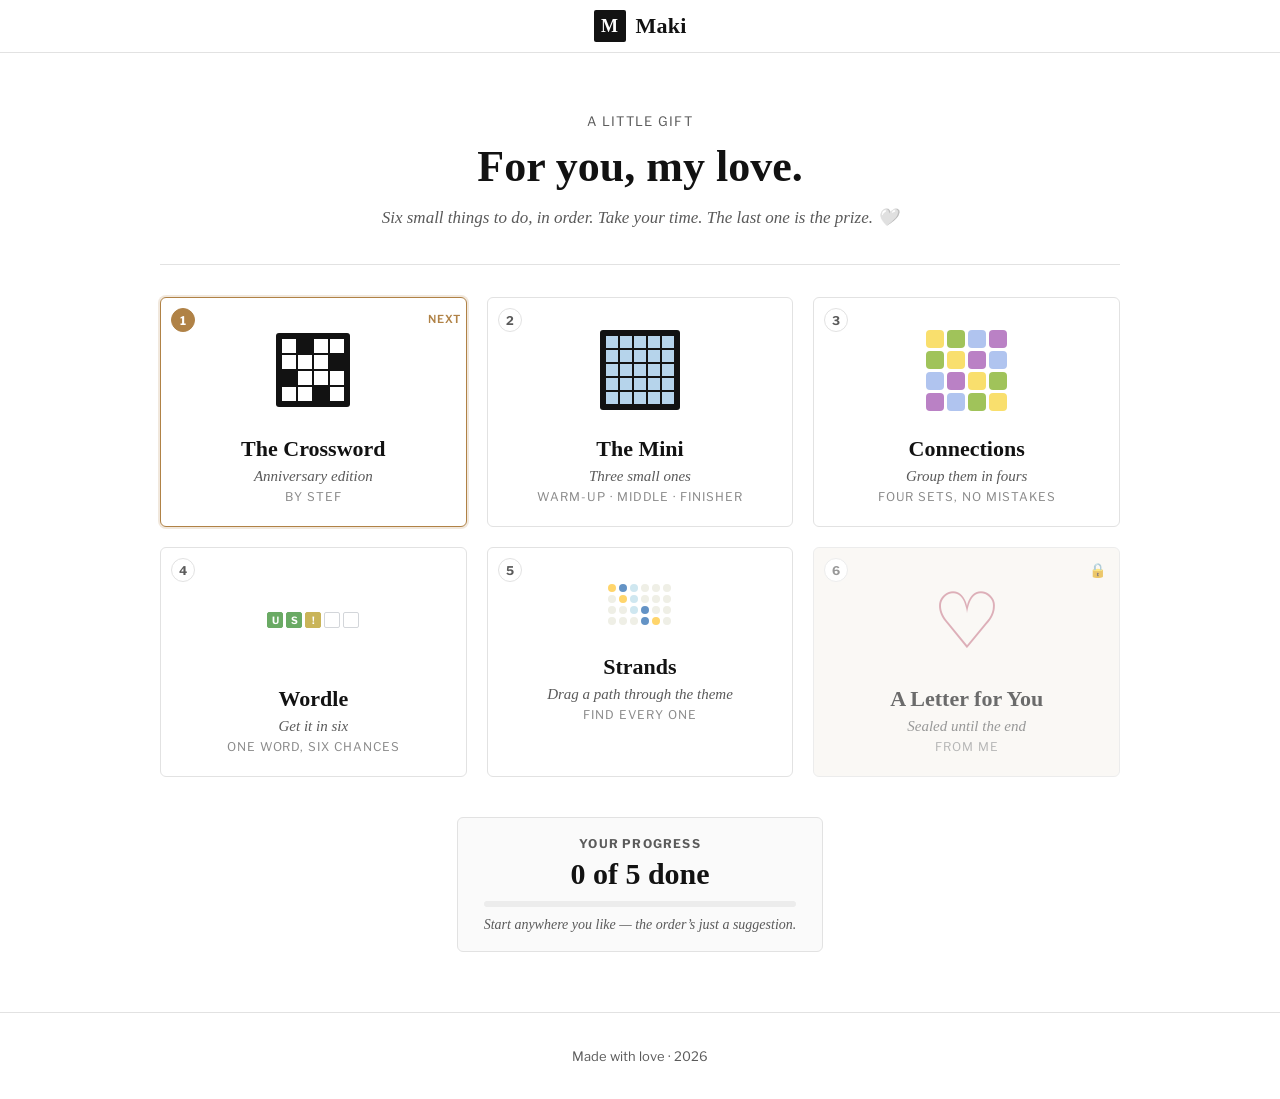
<file: index.html>
<!DOCTYPE html>
<html lang="en">
<head>
  <meta charset="UTF-8" />
  <meta name="viewport" content="width=device-width, initial-scale=1.0, viewport-fit=cover" />
  <meta name="theme-color" content="#ffffff" />
  <meta name="apple-mobile-web-app-capable" content="yes" />
  <title>Maki</title>
  <link rel="preconnect" href="https://fonts.googleapis.com" />
  <link rel="preconnect" href="https://fonts.gstatic.com" crossorigin />
  <link href="https://fonts.googleapis.com/css2?family=Karnak+Pro:wght@400;500;700&family=Libre+Franklin:wght@400;500;600;700&family=Karnak:wght@500&display=swap" rel="stylesheet" />
  <link rel="stylesheet" href="css/main.css" />
</head>
<body class="home">
  <header class="masthead">
    <div class="masthead-inner masthead-inner--center">
      <a class="brand" href="index.html">
        <span class="brand-mark">M</span>
        <span class="brand-name">Maki</span>
      </a>
    </div>
  </header>

  <main class="home-main">
    <section class="hero">
      <p class="hero-eyebrow">A little gift</p>
      <h1 class="hero-title">For you, my love.</h1>
      <p class="hero-sub">Six small things to do, in order. Take your time. The last one is the prize. 🤍</p>
    </section>

    <section class="games-grid" id="gamesGrid">
      <a class="game-card crossword" data-game="crossword" href="games/crossword.html">
        <span class="game-step">1</span>
        <div class="game-icon icon-crossword" aria-hidden="true">
          <div class="cw-grid">
            <span></span><span class="filled"></span><span></span><span></span>
            <span></span><span></span><span></span><span class="filled"></span>
            <span class="filled"></span><span></span><span></span><span></span>
            <span></span><span></span><span class="filled"></span><span></span>
          </div>
        </div>
        <div class="game-meta">
          <h3>The Crossword</h3>
          <p class="game-tag">Anniversary edition</p>
          <p class="game-byline">By Stef</p>
        </div>
        <span class="game-status" aria-hidden="true"></span>
      </a>

      <a class="game-card mini" data-game="mini" href="games/mini.html">
        <span class="game-step">2</span>
        <div class="game-icon icon-mini" aria-hidden="true">
          <div class="mini-grid">
            <span></span><span></span><span></span><span></span><span></span>
            <span></span><span></span><span></span><span></span><span></span>
            <span></span><span></span><span></span><span></span><span></span>
            <span></span><span></span><span></span><span></span><span></span>
            <span></span><span></span><span></span><span></span><span></span>
          </div>
        </div>
        <div class="game-meta">
          <h3>The Mini</h3>
          <p class="game-tag">Three small ones</p>
          <p class="game-byline">Warm-up · middle · finisher</p>
        </div>
        <span class="game-status" aria-hidden="true"></span>
      </a>

      <a class="game-card connections" data-game="connections" href="games/connections.html">
        <span class="game-step">3</span>
        <div class="game-icon icon-connections" aria-hidden="true">
          <div class="conn-grid">
            <span class="c1"></span><span class="c2"></span><span class="c3"></span><span class="c4"></span>
            <span class="c2"></span><span class="c1"></span><span class="c4"></span><span class="c3"></span>
            <span class="c3"></span><span class="c4"></span><span class="c1"></span><span class="c2"></span>
            <span class="c4"></span><span class="c3"></span><span class="c2"></span><span class="c1"></span>
          </div>
        </div>
        <div class="game-meta">
          <h3>Connections</h3>
          <p class="game-tag">Group them in fours</p>
          <p class="game-byline">Four sets, no mistakes</p>
        </div>
        <span class="game-status" aria-hidden="true"></span>
      </a>

      <a class="game-card wordle" data-game="wordle" href="games/wordle.html">
        <span class="game-step">4</span>
        <div class="game-icon icon-wordle" aria-hidden="true">
          <div class="wordle-row">
            <span class="green">U</span><span class="green">S</span><span class="yellow">!</span><span></span><span></span>
          </div>
        </div>
        <div class="game-meta">
          <h3>Wordle</h3>
          <p class="game-tag">Get it in six</p>
          <p class="game-byline">One word, six chances</p>
        </div>
        <span class="game-status" aria-hidden="true"></span>
      </a>

      <a class="game-card strands" data-game="strands" href="games/strands.html">
        <span class="game-step">5</span>
        <div class="game-icon icon-strands" aria-hidden="true">
          <div class="str-mini">
            <span class="str-mini-a"></span><span class="str-mini-b"></span><span class="str-mini-c"></span><span></span><span></span><span></span>
            <span></span><span class="str-mini-a"></span><span class="str-mini-c"></span><span></span><span></span><span></span>
            <span></span><span></span><span class="str-mini-c"></span><span class="str-mini-b"></span><span></span><span></span>
            <span></span><span></span><span></span><span class="str-mini-b"></span><span class="str-mini-a"></span><span></span>
          </div>
        </div>
        <div class="game-meta">
          <h3>Strands</h3>
          <p class="game-tag">Drag a path through the theme</p>
          <p class="game-byline">Find every one</p>
        </div>
        <span class="game-status" aria-hidden="true"></span>
      </a>

      <a class="game-card love locked" data-game="letter" href="games/letter.html" id="letterCard">
        <span class="game-step">6</span>
        <div class="game-icon icon-letter" aria-hidden="true">
          <div class="heart">♡</div>
        </div>
        <div class="game-meta">
          <h3>A Letter for You</h3>
          <p class="game-tag" id="letterTag">Sealed until the end</p>
          <p class="game-byline">From me</p>
        </div>
        <span class="game-status" aria-hidden="true"></span>
      </a>
    </section>

    <section class="progress" id="progressSection">
      <div class="progress-card">
        <h4>Your progress</h4>
        <p class="progress-num"><span id="progressDone">0</span> of <span id="progressTotal">5</span> done</p>
        <div class="progress-bar"><div class="progress-bar-fill" id="progressBarFill"></div></div>
        <p class="progress-sub" id="progressSub">Start anywhere you like — the order's just a suggestion.</p>
      </div>
    </section>
  </main>

  <footer class="site-footer">
    <p>Made with love · <span id="footerYear"></span></p>
  </footer>

  <script src="js/progress.js"></script>
  <script src="js/home.js"></script>
</body>
</html>
</file>
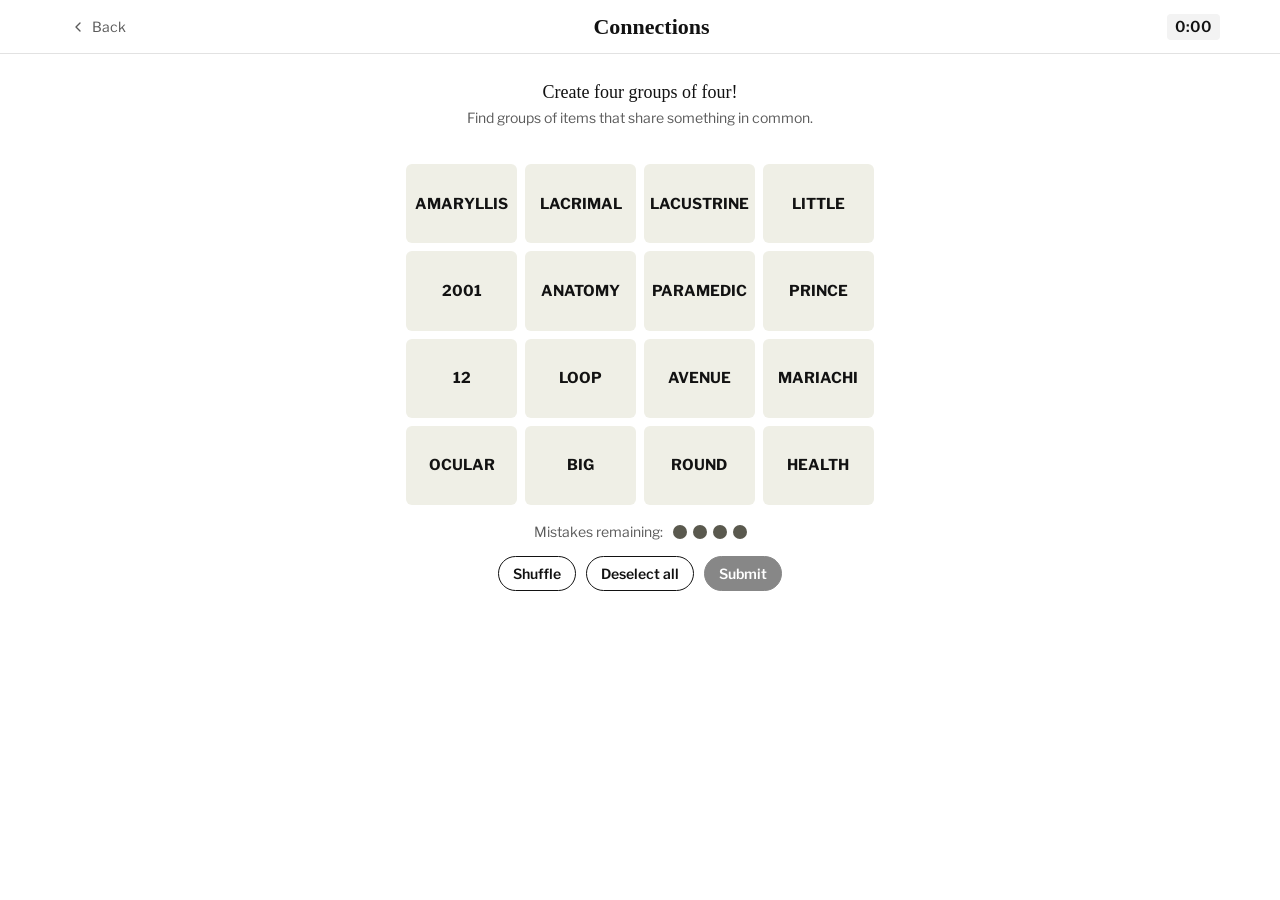
<file: games/connections.html>
<!DOCTYPE html>
<html lang="en">
<head>
  <meta charset="UTF-8" />
  <meta name="viewport" content="width=device-width, initial-scale=1.0, viewport-fit=cover, user-scalable=no" />
  <meta name="theme-color" content="#ffffff" />
  <meta name="apple-mobile-web-app-capable" content="yes" />
  <title>Connections · Maki</title>
  <link href="https://fonts.googleapis.com/css2?family=Libre+Franklin:wght@400;500;600;700&family=Karnak+Pro:wght@400;500;700&display=swap" rel="stylesheet" />
  <link rel="stylesheet" href="../css/main.css" />
</head>
<body class="game-page">
  <header class="game-header">
    <div class="game-header-inner">
      <a href="../index.html" class="back-link">
        <svg width="16" height="16" viewBox="0 0 24 24" fill="none"><path d="M15 18l-6-6 6-6" stroke="currentColor" stroke-width="2" stroke-linecap="round" stroke-linejoin="round"/></svg>
        Back
      </a>
      <h1 class="game-title">Connections</h1>
      <div class="game-actions">
        <span class="game-timer" id="gameTimer">0:00</span>
      </div>
    </div>
  </header>

  <main class="conn-page">
    <p class="conn-intro">Create four groups of four!</p>
    <p class="conn-sub">Find groups of items that share something in common.</p>

    <div class="conn-solved" id="connSolved"></div>
    <div class="conn-board" id="connBoard"></div>

    <div class="conn-mistakes">
      Mistakes remaining:
      <span class="conn-dots" id="connDots"></span>
    </div>

    <div class="conn-actions">
      <button class="btn" id="btnShuffle">Shuffle</button>
      <button class="btn" id="btnDeselect">Deselect all</button>
      <button class="btn btn-primary" id="btnSubmit">Submit</button>
    </div>
  </main>

  <div class="modal-backdrop" id="winModal">
    <div class="modal">
      <button class="modal-close">&times;</button>
      <h2>Nice work!</h2>
      <p class="modal-body">You found them all.</p>
      <a class="btn btn-primary" href="../index.html">Back to games</a>
    </div>
  </div>

  <script>window.GAME_TIMER_KEY = 'connections';</script>
  <script src="../data/connections.js"></script>
  <script src="../js/progress.js"></script>
  <script src="../js/timer.js"></script>
  <script src="../js/connections.js"></script>
</body>
</html>
</file>
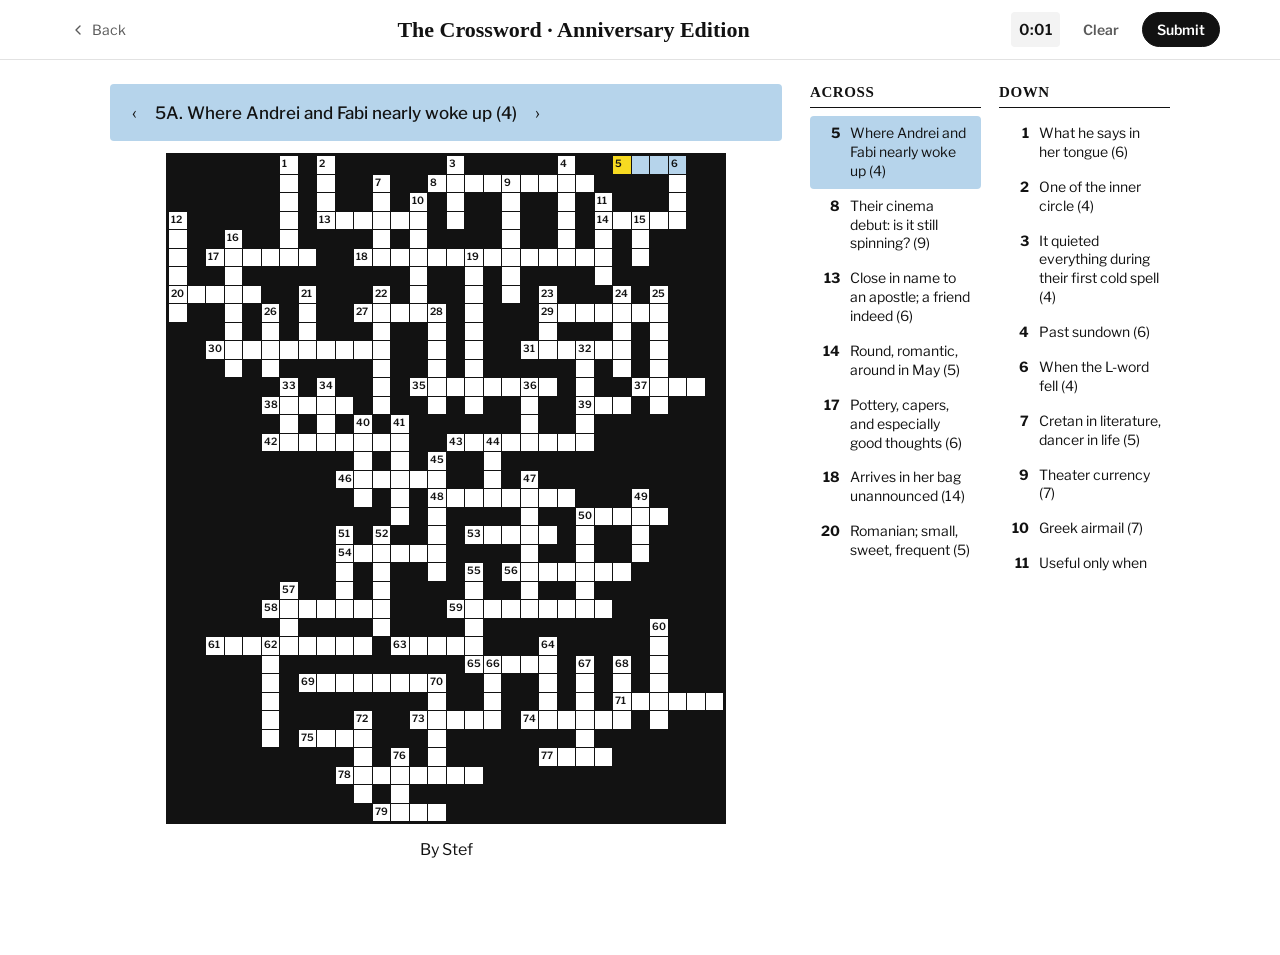
<file: games/crossword.html>
<!DOCTYPE html>
<html lang="en">
<head>
  <meta charset="UTF-8" />
  <meta name="viewport" content="width=device-width, initial-scale=1.0, viewport-fit=cover, user-scalable=no" />
  <meta name="theme-color" content="#ffffff" />
  <meta name="apple-mobile-web-app-capable" content="yes" />
  <title>The Crossword · Maki</title>
  <link href="https://fonts.googleapis.com/css2?family=Libre+Franklin:wght@400;500;600;700&family=Karnak+Pro:wght@400;500;700&display=swap" rel="stylesheet" />
  <link rel="stylesheet" href="../css/main.css" />
</head>
<body class="game-page">
  <header class="game-header">
    <div class="game-header-inner">
      <a href="../index.html" class="back-link">
        <svg width="16" height="16" viewBox="0 0 24 24" fill="none"><path d="M15 18l-6-6 6-6" stroke="currentColor" stroke-width="2" stroke-linecap="round" stroke-linejoin="round"/></svg>
        Back
      </a>
      <h1 class="game-title" id="puzzleTitle">The Crossword</h1>
      <div class="game-actions">
        <span class="game-timer" id="gameTimer">0:00</span>
        <button class="btn btn-ghost" id="btnClear">Clear</button>
        <button class="btn btn-primary" id="btnSubmit">Submit</button>
      </div>
    </div>
  </header>

  <main class="cw-layout">
    <div class="cw-board-wrap">
      <div class="cw-clue-bar" id="cwClueBar">
        <button class="clue-nav clue-prev" aria-label="Previous">‹</button>
        <span class="clue-text">Tap a square to begin.</span>
        <button class="clue-nav clue-next" aria-label="Next">›</button>
      </div>
      <div class="cw-board" id="cwBoard"></div>
      <p class="cw-author" id="puzzleAuthor"></p>
    </div>

    <aside class="cw-clues">
      <div class="cw-clue-list">
        <h4>Across</h4>
        <ol id="acrossList"></ol>
      </div>
      <div class="cw-clue-list">
        <h4>Down</h4>
        <ol id="downList"></ol>
      </div>
    </aside>
  </main>

  <div class="cw-word-preview" id="cwWordPreview" aria-hidden="true"></div>
  <div class="cw-keyboard" id="cwKeyboard"></div>

  <div class="modal-backdrop" id="winModal">
    <div class="modal">
      <button class="modal-close">&times;</button>
      <h2>You solved it 🤍</h2>
      <p class="modal-body">Nice work.</p>
      <a class="btn btn-primary" href="../index.html">Back to games</a>
    </div>
  </div>

  <script>window.CW_DATA_KEY = 'CROSSWORD_DATA'; window.GAME_TIMER_KEY = 'crossword';</script>
  <script src="../data/crossword.js"></script>
  <script src="../js/progress.js"></script>
  <script src="../js/timer.js"></script>
  <script src="../js/crossword.js"></script>
</body>
</html>
</file>
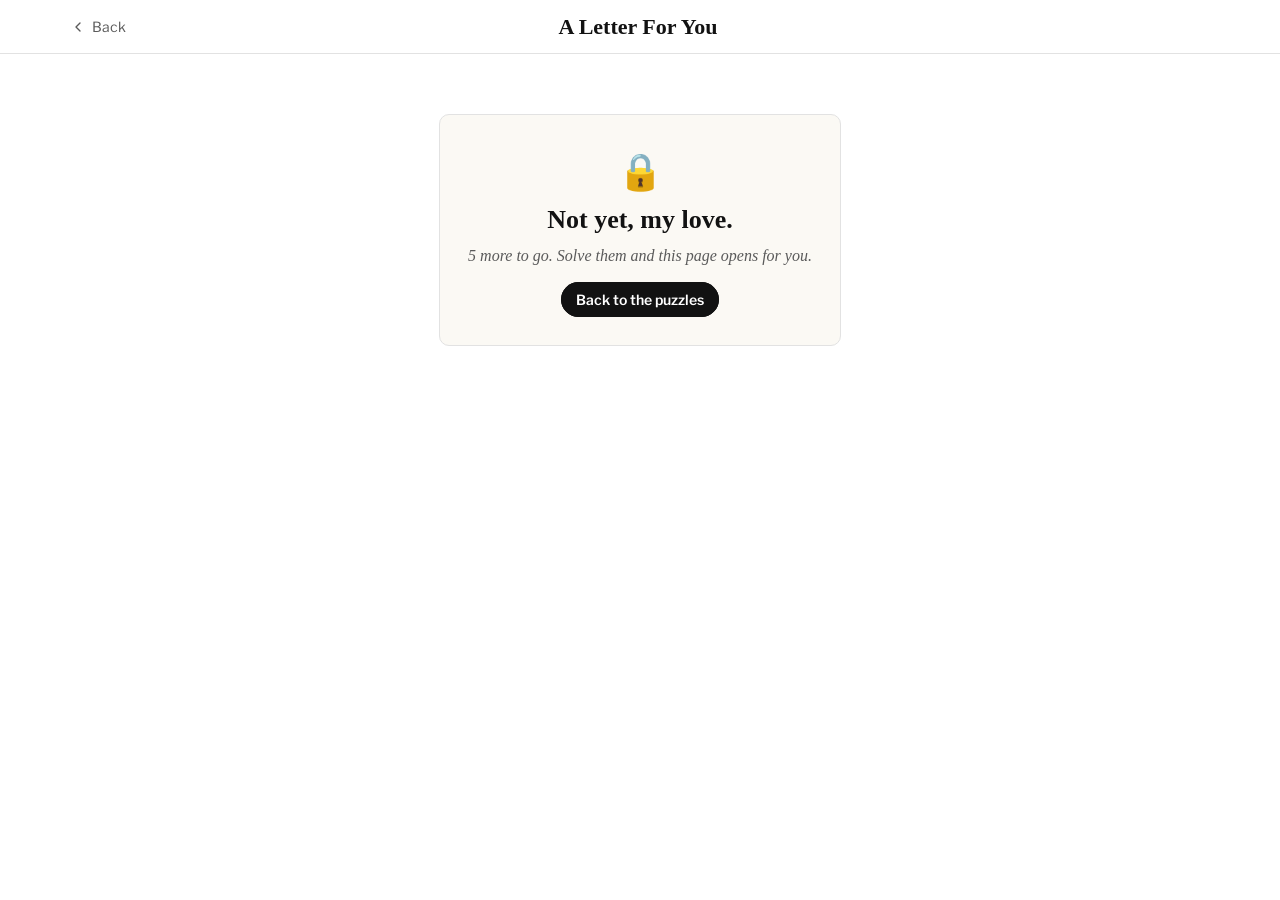
<file: games/letter.html>
<!DOCTYPE html>
<html lang="en">
<head>
  <meta charset="UTF-8" />
  <meta name="viewport" content="width=device-width, initial-scale=1.0" />
  <title>A Letter For You · Maki</title>
  <link href="https://fonts.googleapis.com/css2?family=Libre+Franklin:wght@400;500;600;700&family=Karnak+Pro:wght@400;500;700&display=swap" rel="stylesheet" />
  <link rel="stylesheet" href="../css/main.css" />
</head>
<body class="game-page">
  <header class="game-header">
    <div class="game-header-inner">
      <a href="../index.html" class="back-link">
        <svg width="16" height="16" viewBox="0 0 24 24" fill="none"><path d="M15 18l-6-6 6-6" stroke="currentColor" stroke-width="2" stroke-linecap="round" stroke-linejoin="round"/></svg>
        Back
      </a>
      <h1 class="game-title">A Letter For You</h1>
      <div style="width:80px"></div>
    </div>
  </header>

  <main class="letter-page" id="letterContent" style="display:none;">
    <h1>Happy Anniversary 🤍</h1>
    <p style="font-style:italic;color:var(--ink-soft);">[Replace this with your real letter — keep it as long as you want.]</p>
    <p>To my favorite person,</p>
    <p>I built this little site because the puzzles we share at breakfast are some of my favorite moments with you. This year felt like solving the best one of my life — the kind where every clue makes you smile.</p>
    <p>Here's to many more mornings, many more puzzles, and many more years of figuring it out together.</p>
    <p style="margin-top:36px;">Always,<br />— Stef</p>
  </main>

  <main class="letter-locked" id="letterLocked" style="display:none;">
    <div class="letter-locked-card">
      <div class="letter-lock-icon">🔒</div>
      <h2>Not yet, my love.</h2>
      <p id="letterLockedSub">Finish all the puzzles first. The letter is waiting.</p>
      <a class="btn btn-primary" href="../index.html">Back to the puzzles</a>
    </div>
  </main>

  <script src="../js/progress.js"></script>
  <script>
    (function () {
      const P = window.MarakiProgress;
      const content = document.getElementById('letterContent');
      const locked = document.getElementById('letterLocked');
      const sub = document.getElementById('letterLockedSub');
      if (!P || P.allSolved()) {
        if (content) content.style.display = '';
      } else {
        if (locked) locked.style.display = '';
        const remaining = P.total() - P.solvedCount();
        if (sub) sub.textContent =
          `${remaining} more to go. Solve them and this page opens for you.`;
      }
    })();
  </script>
</body>
</html>
</file>
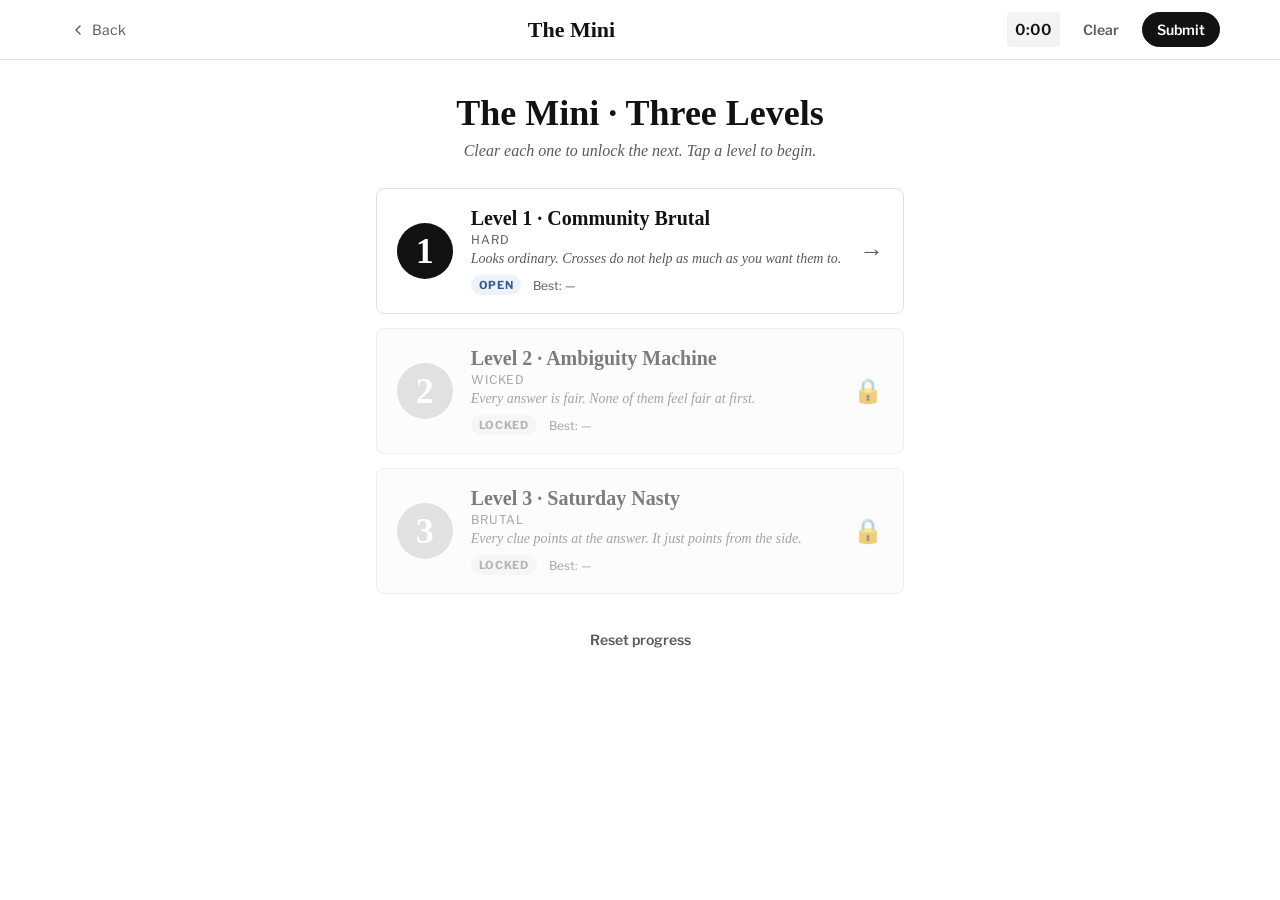
<file: games/mini.html>
<!DOCTYPE html>
<html lang="en">
<head>
  <meta charset="UTF-8" />
  <meta name="viewport" content="width=device-width, initial-scale=1.0, viewport-fit=cover, user-scalable=no" />
  <meta name="theme-color" content="#ffffff" />
  <meta name="apple-mobile-web-app-capable" content="yes" />
  <title>The Mini · Maki</title>
  <link href="https://fonts.googleapis.com/css2?family=Libre+Franklin:wght@400;500;600;700&family=Karnak+Pro:wght@400;500;700&display=swap" rel="stylesheet" />
  <link rel="stylesheet" href="../css/main.css" />
</head>
<body class="game-page">
  <header class="game-header">
    <div class="game-header-inner">
      <a href="../index.html" class="back-link">
        <svg width="16" height="16" viewBox="0 0 24 24" fill="none"><path d="M15 18l-6-6 6-6" stroke="currentColor" stroke-width="2" stroke-linecap="round" stroke-linejoin="round"/></svg>
        Back
      </a>
      <h1 class="game-title" id="puzzleTitle">The Mini</h1>
      <div class="game-actions">
        <span class="game-timer" id="gameTimer">0:00</span>
        <button class="btn btn-ghost" id="btnClear">Clear</button>
        <button class="btn btn-primary" id="btnSubmit">Submit</button>
      </div>
    </div>
  </header>

  <!-- Level picker (default view) -->
  <main id="miniHub" class="mini-hub"></main>

  <!-- Game view (shown when ?level=N) -->
  <div id="miniGame" style="display:none;">
    <div class="mini-game-bar">
      <button class="btn btn-ghost" id="miniBackToHub">‹ Levels</button>
      <span class="mini-level-pill" id="miniLevelPill"></span>
    </div>
    <main class="cw-layout">
      <div class="cw-board-wrap">
        <div class="cw-clue-bar" id="cwClueBar">
          <button class="clue-nav clue-prev" aria-label="Previous">‹</button>
          <span class="clue-text">Tap a square to begin.</span>
          <button class="clue-nav clue-next" aria-label="Next">›</button>
        </div>
        <div class="cw-board" id="cwBoard"></div>
        <p class="cw-author" id="puzzleAuthor"></p>
      </div>
      <aside class="cw-clues">
        <div class="cw-clue-list">
          <h4>Across</h4>
          <ol id="acrossList"></ol>
        </div>
        <div class="cw-clue-list">
          <h4>Down</h4>
          <ol id="downList"></ol>
        </div>
      </aside>
    </main>
    <div class="cw-word-preview" id="cwWordPreview" aria-hidden="true"></div>
    <div class="cw-keyboard" id="cwKeyboard"></div>
  </div>

  <div class="modal-backdrop" id="winModal">
    <div class="modal">
      <button class="modal-close">&times;</button>
      <h2>You did it! 🤍</h2>
      <p class="modal-body">That was a quick one.</p>
      <div class="modal-actions">
        <a class="btn" href="mini.html">Back to levels</a>
        <a class="btn btn-primary" id="miniNextLvl" href="#" style="display:none;">Next level →</a>
      </div>
    </div>
  </div>

  <!-- Level data first, then hub picker (which sets CROSSWORD_DATA when a
       level is selected). Timer + engine come last so they can read the
       flags the hub set. -->
  <script src="../data/mini1.js"></script>
  <script src="../data/mini2.js"></script>
  <script src="../data/mini3.js"></script>
  <script src="../js/progress.js"></script>
  <script src="../js/mini-hub.js"></script>
  <script src="../js/crossword.js"></script>
  <script src="../js/timer.js"></script>
</body>
</html>
</file>
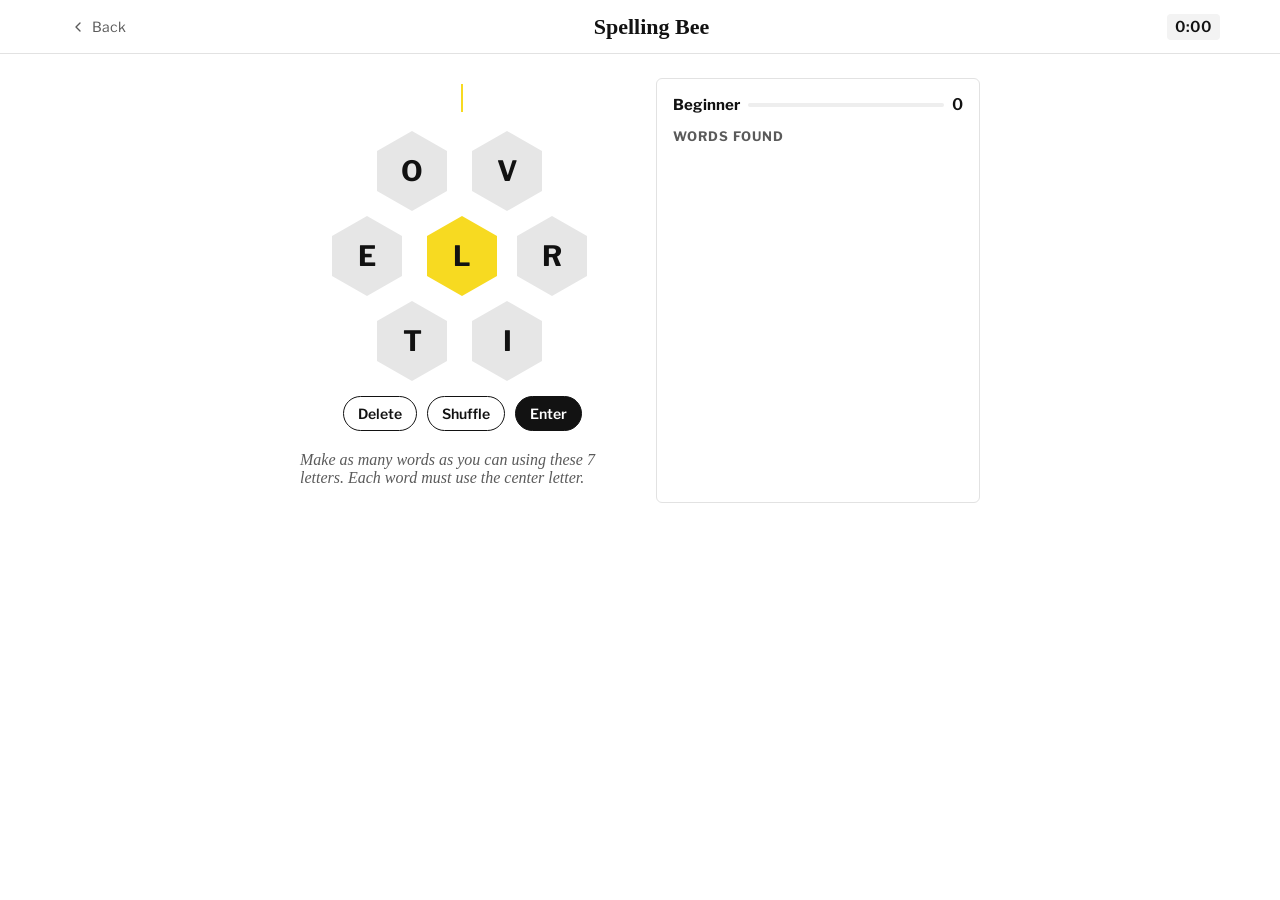
<file: games/spellingbee.html>
<!DOCTYPE html>
<html lang="en">
<head>
  <meta charset="UTF-8" />
  <meta name="viewport" content="width=device-width, initial-scale=1.0, viewport-fit=cover, user-scalable=no" />
  <meta name="theme-color" content="#ffffff" />
  <meta name="apple-mobile-web-app-capable" content="yes" />
  <title>Spelling Bee · Maki</title>
  <link href="https://fonts.googleapis.com/css2?family=Libre+Franklin:wght@400;500;600;700&family=Karnak+Pro:wght@400;500;700&display=swap" rel="stylesheet" />
  <link rel="stylesheet" href="../css/main.css" />
</head>
<body class="game-page">
  <header class="game-header">
    <div class="game-header-inner">
      <a href="../index.html" class="back-link">
        <svg width="16" height="16" viewBox="0 0 24 24" fill="none"><path d="M15 18l-6-6 6-6" stroke="currentColor" stroke-width="2" stroke-linecap="round" stroke-linejoin="round"/></svg>
        Back
      </a>
      <h1 class="game-title">Spelling Bee</h1>
      <div class="game-actions">
        <span class="game-timer" id="gameTimer">0:00</span>
      </div>
    </div>
  </header>

  <main class="sb-page">
    <div class="sb-left">
      <div class="sb-input" id="sbInput"></div>
      <div class="sb-hive" id="sbHive"></div>
      <div class="sb-controls">
        <button class="btn" id="sbDelete">Delete</button>
        <button class="btn" id="sbShuffle">Shuffle</button>
        <button class="btn btn-primary" id="sbEnter">Enter</button>
      </div>
      <p style="font-family:var(--serif);font-style:italic;color:var(--ink-soft);margin-top:8px;">
        Make as many words as you can using these 7 letters. Each word must use the center letter.
      </p>
    </div>

    <div class="sb-right">
      <div class="sb-progress">
        <span class="sb-rank" id="sbRank">Beginner</span>
        <div class="sb-bar"><div class="sb-bar-fill" id="sbBarFill"></div></div>
        <span id="sbScore">0</span>
      </div>
      <div class="sb-found">
        <h4>Words found</h4>
        <ul id="sbFound"></ul>
      </div>
    </div>
  </main>

  <script>window.GAME_TIMER_KEY = 'spellingbee';</script>
  <script src="../data/spellingbee.js"></script>
  <script src="../js/timer.js"></script>
  <script src="../js/spellingbee.js"></script>
</body>
</html>
</file>
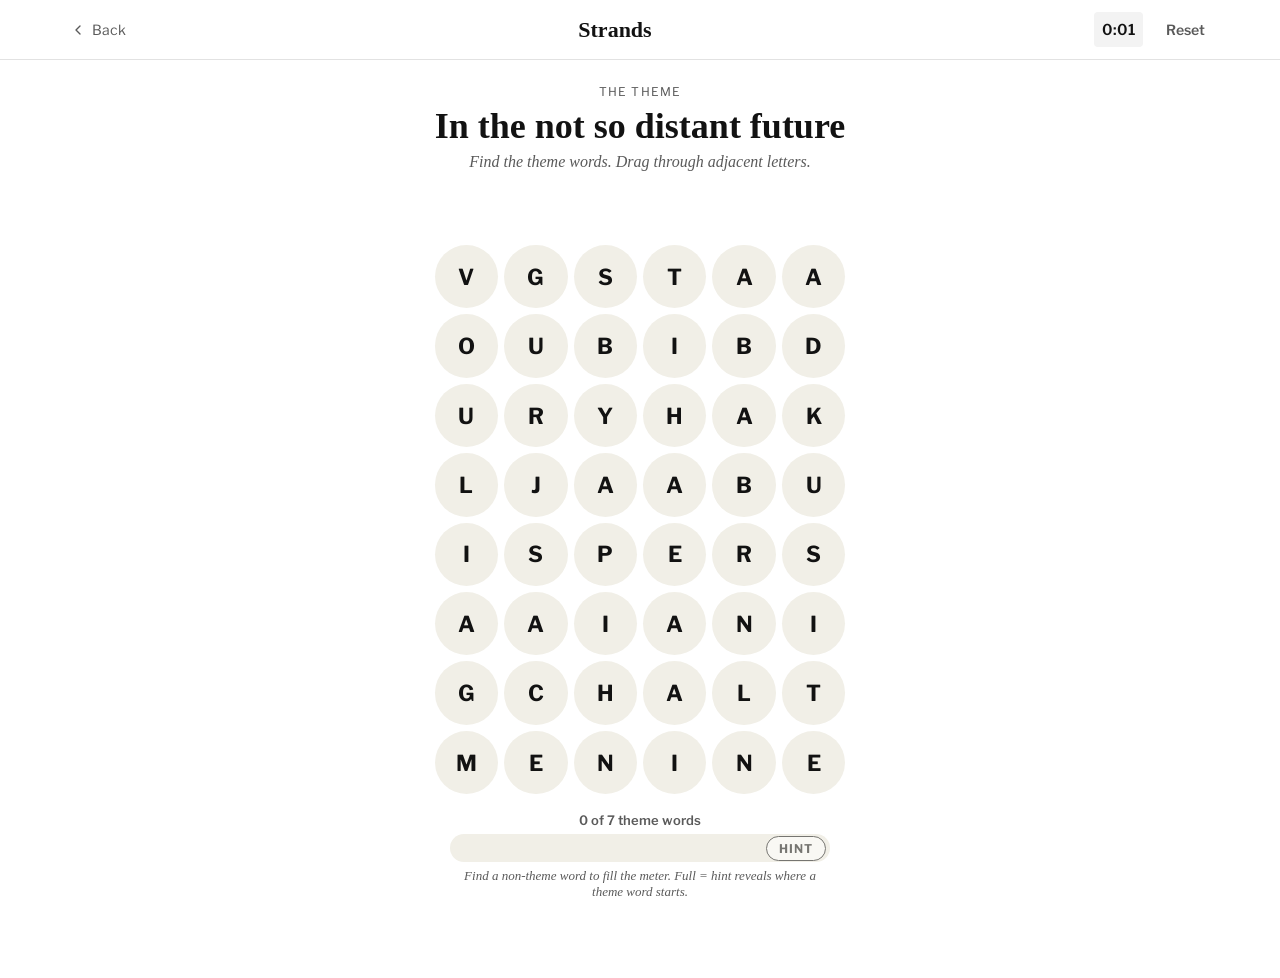
<file: games/strands.html>
<!DOCTYPE html>
<html lang="en">
<head>
  <meta charset="UTF-8" />
  <meta name="viewport" content="width=device-width, initial-scale=1.0, viewport-fit=cover, user-scalable=no" />
  <meta name="theme-color" content="#ffffff" />
  <meta name="apple-mobile-web-app-capable" content="yes" />
  <title>Strands · Maki</title>
  <link href="https://fonts.googleapis.com/css2?family=Libre+Franklin:wght@400;500;600;700&family=Karnak+Pro:wght@400;500;700&display=swap" rel="stylesheet" />
  <link rel="stylesheet" href="../css/main.css" />
</head>
<body class="game-page">
  <header class="game-header">
    <div class="game-header-inner">
      <a href="../index.html" class="back-link">
        <svg width="16" height="16" viewBox="0 0 24 24" fill="none"><path d="M15 18l-6-6 6-6" stroke="currentColor" stroke-width="2" stroke-linecap="round" stroke-linejoin="round"/></svg>
        Back
      </a>
      <h1 class="game-title">Strands</h1>
      <div class="game-actions">
        <span class="game-timer" id="gameTimer">0:00</span>
        <button class="btn btn-ghost" id="strReset">Reset</button>
      </div>
    </div>
  </header>

  <main class="str-page">
    <section class="str-intro">
      <p class="str-eyebrow">The theme</p>
      <h2 class="str-theme" id="strTheme">—</h2>
      <p class="str-blurb" id="strBlurb"></p>
    </section>

    <section class="str-stage">
      <div class="str-current" id="strCurrent" aria-live="polite"></div>

      <div class="str-board-wrap">
        <svg class="str-lines" id="strLines" aria-hidden="true"></svg>
        <div class="str-board" id="strBoard"></div>
      </div>

      <div class="str-meter" id="strMeter">
        <div class="str-meter-label">
          <span id="strFoundCount">0</span> of <span id="strTotal">0</span> theme words
        </div>
        <div class="str-hint-bar">
          <div class="str-hint-fill" id="strHintFill"></div>
          <div class="str-hint-pill" id="strHintBtn">Hint</div>
        </div>
        <p class="str-meter-sub">Find a non-theme word to fill the meter. Full = hint reveals where a theme word starts.</p>
      </div>

      <ul class="str-found-list" id="strFoundList"></ul>
    </section>
  </main>

  <div class="modal-backdrop" id="winModal">
    <div class="modal">
      <button class="modal-close">&times;</button>
      <h2>You found them all 🤍</h2>
      <p class="modal-body"></p>
      <a class="btn btn-primary" href="../index.html">Back to games</a>
    </div>
  </div>

  <script>window.GAME_TIMER_KEY = 'strands';</script>
  <script src="../data/strands.js"></script>
  <script src="../js/progress.js"></script>
  <script src="../js/timer.js"></script>
  <script src="../js/strands.js"></script>
</body>
</html>
</file>
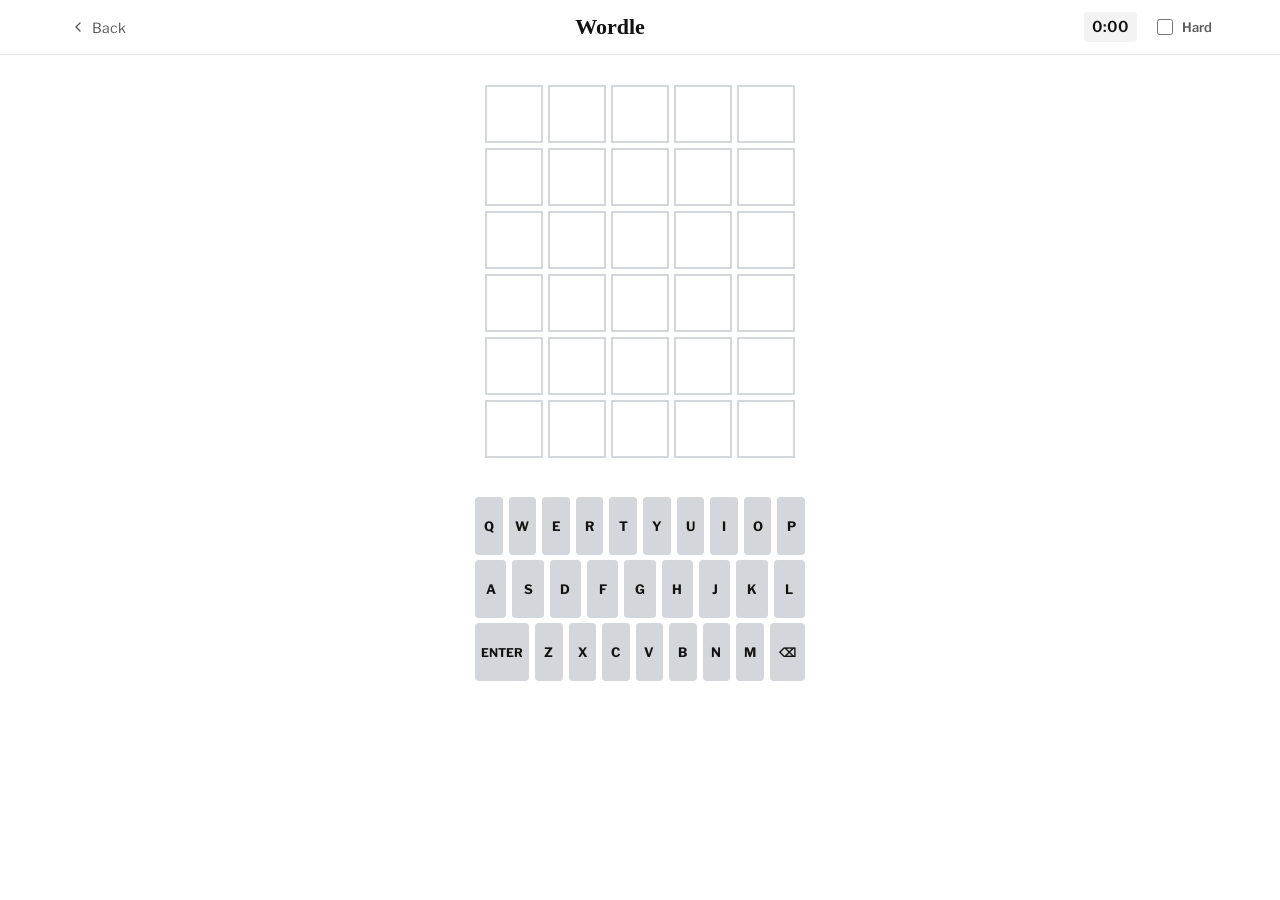
<file: games/wordle.html>
<!DOCTYPE html>
<html lang="en">
<head>
  <meta charset="UTF-8" />
  <meta name="viewport" content="width=device-width, initial-scale=1.0, viewport-fit=cover, user-scalable=no" />
  <meta name="theme-color" content="#ffffff" />
  <meta name="apple-mobile-web-app-capable" content="yes" />
  <title>Wordle · Maki</title>
  <link href="https://fonts.googleapis.com/css2?family=Libre+Franklin:wght@400;500;600;700&family=Karnak+Pro:wght@400;500;700&display=swap" rel="stylesheet" />
  <link rel="stylesheet" href="../css/main.css" />
</head>
<body class="game-page">
  <header class="game-header">
    <div class="game-header-inner">
      <a href="../index.html" class="back-link">
        <svg width="16" height="16" viewBox="0 0 24 24" fill="none"><path d="M15 18l-6-6 6-6" stroke="currentColor" stroke-width="2" stroke-linecap="round" stroke-linejoin="round"/></svg>
        Back
      </a>
      <h1 class="game-title">Wordle</h1>
      <div class="game-actions">
        <span class="game-timer" id="gameTimer">0:00</span>
        <label class="hard-toggle">
          <input type="checkbox" id="hardModeToggle" />
          <span>Hard</span>
        </label>
      </div>
    </div>
  </header>

  <main class="wordle-page">
    <div class="wordle-board" id="wordleBoard"></div>
    <div class="w-kbd" id="wordleKbd"></div>
  </main>

  <div class="modal-backdrop" id="winModal">
    <div class="modal">
      <button class="modal-close">&times;</button>
      <h2>Got it!</h2>
      <p class="modal-body"></p>
      <a class="btn btn-primary" href="../index.html">Back to games</a>
    </div>
  </div>

  <script>window.GAME_TIMER_KEY = 'wordle';</script>
  <script src="../data/wordle.js"></script>
  <script src="../data/wordle-dict.js"></script>
  <script src="../js/progress.js"></script>
  <script src="../js/timer.js"></script>
  <script src="../js/wordle.js"></script>
</body>
</html>
</file>
<file: css/main.css>
/* === Maki · base styles === */

/* Prevent iOS tap-flash, scroll bounce in game pages */
html { -webkit-text-size-adjust: 100%; scroll-behavior: smooth; }
body.game-page {
  overscroll-behavior-y: contain;
  -webkit-tap-highlight-color: transparent;
}

/* Subtle scrollbars on long lists — opt-in via .scroll-soft */
.scroll-soft { scrollbar-width: thin; scrollbar-color: #c9c9c9 transparent; }
.scroll-soft::-webkit-scrollbar { width: 8px; height: 8px; }
.scroll-soft::-webkit-scrollbar-track { background: transparent; }
.scroll-soft::-webkit-scrollbar-thumb {
  background: #d6d6d6;
  border-radius: 8px;
  border: 2px solid transparent;
  background-clip: content-box;
}
.scroll-soft::-webkit-scrollbar-thumb:hover { background: #b5b5b5; background-clip: content-box; }
button, .conn-tile, .sb-hex, .w-key, .kbd-key, .cw-cell {
  -webkit-tap-highlight-color: transparent;
  touch-action: manipulation;
  user-select: none;
  -webkit-user-select: none;
}

:root {
  --bg: #ffffff;
  --ink: #121212;
  --ink-soft: #5a5a5a;
  --ink-faint: #8a8a8a;
  --rule: #e2e2e2;
  --rule-strong: #121212;
  --accent: #6493c5;
  --crossword-blue: #6493c5;
  --mini-blue: #b6d4eb;
  --wordle-green: #6aaa64;
  --wordle-yellow: #c9b458;
  --bee-yellow: #f7da21;
  --conn-yellow: #f9df6d;
  --conn-green: #a0c35a;
  --conn-blue: #b0c4ef;
  --conn-purple: #ba81c5;
  --rose: #c97f8e;
  --serif: "Karnak Pro", "Karnak", Georgia, "Times New Roman", serif;
  --sans: "Libre Franklin", -apple-system, BlinkMacSystemFont, "Helvetica Neue", Arial, sans-serif;
}

* { box-sizing: border-box; }

html, body {
  margin: 0;
  padding: 0;
  background: var(--bg);
  color: var(--ink);
  font-family: var(--sans);
  -webkit-font-smoothing: antialiased;
  -moz-osx-font-smoothing: grayscale;
}

a { color: inherit; text-decoration: none; }
button { font-family: inherit; cursor: pointer; }

/* === Masthead === */
.masthead {
  border-bottom: 1px solid var(--rule);
  background: var(--bg);
  position: sticky;
  top: 0;
  z-index: 50;
}
.masthead-inner {
  max-width: 1200px;
  margin: 0 auto;
  padding: 10px 20px;
  display: flex;
  align-items: center;
  justify-content: space-between;
}
.brand {
  display: flex;
  align-items: center;
  gap: 10px;
}
.brand-mark {
  display: inline-flex;
  align-items: center;
  justify-content: center;
  width: 32px;
  height: 32px;
  background: var(--ink);
  color: #fff;
  font-family: var(--serif);
  font-weight: 700;
  font-size: 18px;
  border-radius: 2px;
}
.brand-name {
  font-family: var(--serif);
  font-weight: 700;
  font-size: 22px;
  letter-spacing: 0.2px;
}
.icon-btn {
  border: none;
  background: transparent;
  width: 36px;
  height: 36px;
  border-radius: 50%;
  display: inline-flex;
  align-items: center;
  justify-content: center;
  color: var(--ink);
  transition: background 0.15s ease;
}
.icon-btn:hover { background: #f1f1f1; }

/* === Home hero === */
.home-main {
  max-width: 1000px;
  margin: 0 auto;
  padding: 32px 20px 60px;
}
.hero {
  text-align: center;
  padding: 28px 0 36px;
  border-bottom: 1px solid var(--rule);
}
.hero-eyebrow {
  font-family: var(--sans);
  font-size: 13px;
  letter-spacing: 0.1em;
  text-transform: uppercase;
  color: var(--ink-soft);
  margin: 0 0 14px;
}
.hero-title {
  font-family: var(--serif);
  font-weight: 700;
  font-size: clamp(28px, 5vw, 44px);
  line-height: 1.1;
  margin: 0 0 16px;
}
.hero-sub {
  font-family: var(--serif);
  font-style: italic;
  color: var(--ink-soft);
  margin: 0;
  font-size: 17px;
}

/* === Games grid === */
.games-grid {
  display: grid;
  grid-template-columns: repeat(auto-fill, minmax(260px, 1fr));
  gap: 20px;
  padding: 32px 0;
}
.game-card {
  display: flex;
  flex-direction: column;
  align-items: center;
  text-align: center;
  padding: 24px 16px 22px;
  border: 1px solid var(--rule);
  border-radius: 6px;
  background: #fff;
  transition: transform 0.15s ease, box-shadow 0.15s ease, border-color 0.15s ease;
}
.game-card:hover {
  transform: translateY(-2px);
  box-shadow: 0 6px 18px rgba(0,0,0,0.06);
  border-color: #cdcdcd;
}
.game-icon {
  width: 96px;
  height: 96px;
  display: flex;
  align-items: center;
  justify-content: center;
  margin-bottom: 18px;
}
.game-meta h3 {
  font-family: var(--serif);
  font-weight: 700;
  font-size: 22px;
  margin: 0 0 6px;
}
.game-tag {
  font-family: var(--serif);
  font-style: italic;
  color: var(--ink-soft);
  font-size: 15px;
  margin: 0 0 4px;
}
.game-byline {
  font-family: var(--sans);
  font-size: 12px;
  text-transform: uppercase;
  letter-spacing: 0.08em;
  color: var(--ink-faint);
  margin: 0;
}

/* === Game icons === */
.cw-grid, .mini-grid {
  display: grid;
  gap: 2px;
  padding: 6px;
  background: var(--ink);
  border-radius: 3px;
}
.cw-grid { grid-template-columns: repeat(4, 14px); grid-auto-rows: 14px; }
.cw-grid span { background: #fff; }
.cw-grid span.filled { background: var(--ink); }

.mini-grid { grid-template-columns: repeat(5, 12px); grid-auto-rows: 12px; }
.mini-grid span { background: var(--mini-blue); }

.conn-grid {
  display: grid;
  grid-template-columns: repeat(4, 18px);
  grid-auto-rows: 18px;
  gap: 3px;
}
.conn-grid span { border-radius: 4px; }
.conn-grid .c1 { background: var(--conn-yellow); }
.conn-grid .c2 { background: var(--conn-green); }
.conn-grid .c3 { background: var(--conn-blue); }
.conn-grid .c4 { background: var(--conn-purple); }

.wordle-row {
  display: grid;
  grid-template-columns: repeat(5, 16px);
  gap: 3px;
}
.wordle-row span {
  height: 16px;
  border: 1.5px solid #d3d6da;
  border-radius: 2px;
  font-size: 10px;
  color: #fff;
  display: inline-flex;
  align-items: center;
  justify-content: center;
  font-weight: 700;
}
.wordle-row .green { background: var(--wordle-green); border-color: var(--wordle-green); }
.wordle-row .yellow { background: var(--wordle-yellow); border-color: var(--wordle-yellow); }

.hive {
  position: relative;
  width: 90px;
  height: 90px;
}
.hex {
  position: absolute;
  width: 26px;
  height: 30px;
  background: var(--bee-yellow);
  clip-path: polygon(50% 0, 100% 25%, 100% 75%, 50% 100%, 0 75%, 0 25%);
  opacity: 0.5;
}
.hex.center { left: 32px; top: 30px; opacity: 1; }
.hive .hex:nth-child(1) { left: 4px; top: 14px; }
.hive .hex:nth-child(2) { left: 32px; top: -2px; }
.hive .hex:nth-child(3) { left: 60px; top: 14px; }
.hive .hex:nth-child(5) { left: 60px; top: 46px; }
.hive .hex:nth-child(6) { left: 32px; top: 62px; }
.hive .hex:nth-child(7) { left: 4px; top: 46px; }

.heart {
  font-size: 78px;
  color: var(--rose);
  line-height: 1;
}

/* === Progress card === */
.progress {
  display: flex;
  justify-content: center;
  padding-top: 8px;
}
.progress-card {
  border: 1px solid var(--rule);
  border-radius: 6px;
  padding: 18px 26px;
  text-align: center;
  background: #fafafa;
  min-width: 280px;
  max-width: 420px;
}
.progress-card h4 {
  margin: 0 0 6px;
  font-family: var(--sans);
  font-size: 12px;
  letter-spacing: 0.1em;
  text-transform: uppercase;
  color: var(--ink-soft);
}
.progress-num {
  font-family: var(--serif);
  font-size: 30px;
  font-weight: 700;
  margin: 4px 0 10px;
}
.progress-bar {
  height: 6px;
  background: #ececec;
  border-radius: 999px;
  overflow: hidden;
  margin-bottom: 10px;
}
.progress-bar-fill {
  height: 100%;
  width: 0;
  background: linear-gradient(90deg, #c4a96a, #b08246);
  transition: width 0.5s ease;
}
.progress-sub {
  font-family: var(--serif);
  font-style: italic;
  color: var(--ink-soft);
  margin: 0;
  font-size: 14px;
}

/* === Centered masthead (no more dead menu/account buttons) === */
.masthead-inner--center { justify-content: center; }

/* === Card path states === */
.game-card { position: relative; }
.game-step {
  position: absolute;
  top: 10px;
  left: 10px;
  width: 24px;
  height: 24px;
  border-radius: 50%;
  border: 1px solid var(--rule);
  background: #fff;
  display: flex;
  align-items: center;
  justify-content: center;
  font-family: var(--sans);
  font-weight: 700;
  font-size: 12px;
  color: var(--ink-soft);
}
.game-status {
  position: absolute;
  top: 10px;
  right: 10px;
  width: 22px;
  height: 22px;
  display: flex;
  align-items: center;
  justify-content: center;
  font-size: 14px;
  color: var(--ink-faint);
}
.game-card.done .game-step {
  background: #cbb56b;
  color: #fff;
  border-color: #cbb56b;
}
.game-card.done .game-status::before {
  content: "✓";
  color: #b08246;
  font-weight: 700;
}
.game-card.done { background: #fbf7ec; }
.game-card.next {
  border-color: #b08246;
  box-shadow: 0 0 0 2px rgba(176, 130, 70, 0.18);
}
.game-card.next .game-step {
  background: #b08246;
  color: #fff;
  border-color: #b08246;
}
.game-card.next .game-status::before {
  content: "Next";
  font-family: var(--sans);
  font-size: 11px;
  letter-spacing: 0.06em;
  text-transform: uppercase;
  color: #b08246;
  font-weight: 600;
}
.game-card.locked {
  opacity: 0.62;
  cursor: not-allowed;
  background: #f7f5f0;
}
.game-card.locked .game-status::before {
  content: "🔒";
  font-size: 14px;
}
.game-card.locked:hover {
  transform: none;
  box-shadow: none;
  border-color: var(--rule);
}
.game-card.love.unlocked {
  border-color: #c98a8a;
  background: #fff7f6;
  box-shadow: 0 0 0 2px rgba(201, 138, 138, 0.22);
}
.game-card.love.unlocked .game-status::before {
  content: "♡";
  color: #c98a8a;
  font-size: 16px;
}

/* === Footer === */
.site-footer {
  border-top: 1px solid var(--rule);
  padding: 22px;
  text-align: center;
  color: var(--ink-soft);
  font-size: 13px;
}

/* ============ GAME PAGE SHARED ============ */
.game-page {
  min-height: 100vh;
  display: flex;
  flex-direction: column;
  background: #fff;
}
.game-header {
  border-bottom: 1px solid var(--rule);
  background: #fff;
  position: sticky;
  top: 0;
  z-index: 50;
}
.game-header-inner {
  max-width: 1200px;
  margin: 0 auto;
  padding: 12px 20px;
  display: flex;
  align-items: center;
  justify-content: space-between;
  gap: 12px;
}
.back-link {
  display: inline-flex;
  align-items: center;
  gap: 6px;
  font-family: var(--sans);
  font-size: 14px;
  color: var(--ink-soft);
  padding: 6px 10px;
  border-radius: 4px;
}
.back-link:hover { background: #f1f1f1; color: var(--ink); }
.game-title {
  font-family: var(--serif);
  font-weight: 700;
  font-size: 22px;
  margin: 0;
}
.game-actions {
  display: flex;
  gap: 8px;
}
.btn {
  border: 1px solid var(--ink);
  background: #fff;
  color: var(--ink);
  padding: 8px 14px;
  font-family: var(--sans);
  font-weight: 600;
  font-size: 14px;
  border-radius: 999px;
  transition: background 0.15s ease, color 0.15s ease;
}
.btn:hover { background: var(--ink); color: #fff; }
.btn-primary {
  background: var(--ink);
  color: #fff;
}
.btn-primary:hover { background: #000; }
.btn-ghost { border-color: transparent; color: var(--ink-soft); }
.btn-ghost:hover { background: #f1f1f1; color: var(--ink); }

/* ============ CROSSWORD ============ */
.cw-layout {
  display: grid;
  grid-template-columns: minmax(0, 1fr) 360px;
  gap: 28px;
  max-width: 1100px;
  margin: 0 auto;
  padding: 24px 20px 80px;
  width: 100%;
}
@media (max-width: 880px) {
  .cw-layout { grid-template-columns: 1fr; }
}
.cw-board-wrap {
  display: flex;
  flex-direction: column;
  align-items: center;
}
.cw-clue-bar {
  width: 100%;
  background: var(--mini-blue);
  border-radius: 4px;
  padding: 14px 16px;
  margin-bottom: 12px;
  display: flex;
  align-items: center;
  gap: 12px;
  min-height: 56px;
}
.cw-clue-bar .clue-nav {
  border: none;
  background: transparent;
  font-size: 18px;
  color: var(--ink);
  padding: 4px 6px;
  border-radius: 4px;
}
.cw-clue-bar .clue-nav:hover { background: rgba(0,0,0,0.08); }
.cw-clue-bar .clue-text {
  font-family: var(--sans);
  font-size: 17px;
  font-weight: 500;
}

.cw-board {
  display: grid;
  background: var(--ink);
  gap: 1px;
  padding: 1px;
  border: 2px solid var(--ink);
  user-select: none;
  touch-action: manipulation;
}
.cw-cell {
  background: #fff;
  position: relative;
  aspect-ratio: 1 / 1;
  display: flex;
  align-items: flex-end;
  justify-content: center;
  font-family: var(--sans);
  font-weight: 700;
  font-size: clamp(14px, 3.4vw, 22px);
  cursor: pointer;
  color: var(--ink);
}
.cw-cell.block {
  background: var(--ink);
  cursor: default;
}
.cw-cell .cell-num {
  position: absolute;
  top: 1px;
  left: 2px;
  font-size: 10px;
  font-weight: 600;
  font-family: var(--sans);
  color: var(--ink);
}
.cw-cell .cell-letter {
  line-height: 1;
  padding-bottom: 4px;
}
.cw-cell.active { background: var(--bee-yellow); }
.cw-cell.highlight { background: var(--mini-blue); }
.cw-cell.wrong .cell-letter {
  color: #d83a3a;
  text-decoration: line-through;
}
.cw-cell.revealed .cell-letter { color: #1d61a8; }

.cw-clues {
  display: grid;
  grid-template-columns: 1fr 1fr;
  gap: 18px;
}
@media (max-width: 880px) {
  .cw-clues { grid-template-columns: 1fr; }
}
.cw-clue-list h4 {
  font-family: var(--serif);
  font-weight: 700;
  font-size: 15px;
  letter-spacing: 0.04em;
  text-transform: uppercase;
  margin: 0 0 8px;
  padding-bottom: 6px;
  border-bottom: 1px solid var(--ink);
}
.cw-clue-list ol {
  list-style: none;
  padding: 0;
  margin: 0;
  max-height: 460px;
  overflow-y: auto;
  scroll-behavior: smooth;
  -webkit-overflow-scrolling: touch;
  scrollbar-width: thin;
  scrollbar-color: #c9c9c9 transparent;
}
.cw-clue-list ol::-webkit-scrollbar { width: 8px; }
.cw-clue-list ol::-webkit-scrollbar-track { background: transparent; }
.cw-clue-list ol::-webkit-scrollbar-thumb {
  background: #d6d6d6;
  border-radius: 8px;
  border: 2px solid transparent;
  background-clip: content-box;
}
.cw-clue-list ol::-webkit-scrollbar-thumb:hover {
  background: #b5b5b5;
  background-clip: content-box;
}
.cw-clue-list li {
  display: flex;
  gap: 10px;
  padding: 8px 8px;
  border-radius: 4px;
  font-family: var(--sans);
  font-size: 14px;
  cursor: pointer;
  line-height: 1.35;
}
.cw-clue-list li:hover { background: #f3f3f3; }
.cw-clue-list li.active-clue { background: var(--mini-blue); }
.cw-clue-list li.parallel-clue { background: #f0f6fb; }
.cw-clue-list .clue-num {
  font-weight: 700;
  min-width: 22px;
  text-align: right;
}

/* Magnified strip of the current word — pinned above the keyboard so
   players can see what they're typing without staring at the tiny grid. */
.cw-word-preview {
  display: none;
  position: fixed;
  left: 0;
  right: 0;
  bottom: 168px;
  z-index: 61;
  padding: 8px 12px;
  background: linear-gradient(180deg, rgba(255,255,255,0) 0%, #ffffff 35%);
  pointer-events: none;
}
.cw-word-preview.visible { display: flex; }
.cw-word-preview {
  align-items: center;
  justify-content: center;
  gap: 4px;
  overflow-x: auto;
  -webkit-overflow-scrolling: touch;
  scrollbar-width: none;
}
.cw-word-preview::-webkit-scrollbar { display: none; }
.cw-word-preview .wp-label {
  font-family: var(--sans);
  font-weight: 700;
  font-size: 13px;
  color: var(--ink-soft);
  padding: 0 8px 0 2px;
  flex-shrink: 0;
}
.cw-word-preview .wp-box {
  width: 34px;
  height: 40px;
  display: inline-flex;
  align-items: center;
  justify-content: center;
  background: #fff;
  border: 1.5px solid #d6d6d6;
  border-radius: 4px;
  font-family: var(--sans);
  font-weight: 700;
  font-size: 22px;
  color: var(--ink);
  flex-shrink: 0;
  pointer-events: auto;
  cursor: pointer;
  box-shadow: 0 1px 2px rgba(0,0,0,0.04);
  transition: transform 0.12s ease, border-color 0.12s ease, background 0.12s ease;
}
.cw-word-preview .wp-box.active {
  background: var(--bee-yellow);
  border-color: #d8b900;
  transform: translateY(-1px);
}
.cw-word-preview .wp-box.wrong {
  color: #d83a3a;
  text-decoration: line-through;
  border-color: #f1c0c0;
}

/* On-screen keyboard for mobile */
.cw-keyboard {
  display: none;
  position: fixed;
  bottom: 0;
  left: 0;
  right: 0;
  background: #f8f8f8;
  padding: 8px 4px 10px;
  border-top: 1px solid var(--rule);
  z-index: 60;
}
@media (max-width: 720px) {
  .cw-keyboard { display: block; }
  .home-main, .cw-layout { padding-bottom: 220px; }
  .cw-word-preview { bottom: 168px; }
}
@media (min-width: 721px) {
  /* Desktop users have a large readable grid — no magnified strip needed. */
  .cw-word-preview, .cw-word-preview.visible { display: none; }
}
.kbd-row {
  display: flex;
  justify-content: center;
  gap: 4px;
  margin: 4px 0;
}
.kbd-key {
  background: #fff;
  border: 1px solid #ccc;
  border-radius: 4px;
  font-family: var(--sans);
  font-weight: 600;
  font-size: 15px;
  padding: 12px 0;
  flex: 1;
  max-width: 36px;
  text-transform: uppercase;
}
.kbd-key.wide { max-width: 64px; }

/* ============ CONNECTIONS ============ */
.conn-page {
  max-width: 640px;
  margin: 0 auto;
  padding: 28px 20px 60px;
  text-align: center;
}
.conn-intro {
  font-family: var(--serif);
  font-size: 18px;
  color: var(--ink);
  margin: 0 0 6px;
}
.conn-sub {
  font-family: var(--sans);
  color: var(--ink-soft);
  font-size: 14px;
  margin: 0 0 24px;
}
.conn-solved {
  display: flex;
  flex-direction: column;
  gap: 8px;
  margin-bottom: 14px;
}
.conn-solved-row {
  border-radius: 6px;
  padding: 14px 12px;
  font-family: var(--sans);
  color: #1a1a1a;
}
.conn-solved-row .sr-cat {
  font-weight: 700;
  text-transform: uppercase;
  letter-spacing: 0.06em;
  font-size: 14px;
  margin-bottom: 2px;
}
.conn-solved-row .sr-words {
  font-size: 14px;
}
.conn-board {
  display: grid;
  grid-template-columns: repeat(4, 1fr);
  gap: 8px;
  margin-bottom: 18px;
}
.conn-tile {
  background: #efefe6;
  border-radius: 6px;
  aspect-ratio: 1.4 / 1;
  display: flex;
  align-items: center;
  justify-content: center;
  font-family: var(--sans);
  font-weight: 700;
  font-size: clamp(11px, 2.6vw, 15px);
  text-transform: uppercase;
  color: var(--ink);
  cursor: pointer;
  padding: 6px;
  text-align: center;
  user-select: none;
  transition: transform 0.12s ease, background 0.15s ease;
}
.conn-tile.selected {
  background: #5a594e;
  color: #fff;
}
.conn-tile.shake { animation: shake 0.5s; }
@keyframes shake {
  0%, 100% { transform: translateX(0); }
  20% { transform: translateX(-6px); }
  40% { transform: translateX(6px); }
  60% { transform: translateX(-4px); }
  80% { transform: translateX(4px); }
}
/* Smooth "snap together" when a group is correct. */
.conn-tile.bounce { animation: conn-bounce 0.5s ease; }
@keyframes conn-bounce {
  0% { transform: translateY(0) scale(1); }
  35% { transform: translateY(-8px) scale(1.05); }
  70% { transform: translateY(0) scale(1); }
  100% { transform: translateY(0) scale(1); }
}
.conn-tile.lock-in {
  background: var(--conn-solved-bg, #efe49a) !important;
  color: #1a1a1a !important;
  animation: conn-lockin 0.45s ease forwards;
}
@keyframes conn-lockin {
  0% { transform: scale(1); opacity: 1; }
  50% { transform: scale(1.04); opacity: 1; }
  100% { transform: scale(0.96); opacity: 0; }
}
.conn-solved-row {
  animation: conn-row-in 0.45s ease;
}
@keyframes conn-row-in {
  from { opacity: 0; transform: translateY(-8px) scale(0.98); }
  to   { opacity: 1; transform: translateY(0) scale(1); }
}
.conn-mistakes {
  font-family: var(--sans);
  font-size: 14px;
  color: var(--ink-soft);
  margin-bottom: 16px;
  display: flex;
  align-items: center;
  justify-content: center;
  gap: 10px;
}
.conn-dots { display: inline-flex; gap: 6px; }
.conn-dot {
  width: 14px;
  height: 14px;
  border-radius: 50%;
  background: #5a594e;
  display: inline-block;
}
.conn-dot.spent { opacity: 0.2; }
.conn-actions {
  display: flex;
  justify-content: center;
  gap: 10px;
  flex-wrap: wrap;
}

/* ============ WORDLE ============ */
.wordle-page {
  max-width: 500px;
  margin: 0 auto;
  padding: 20px 16px 60px;
  display: flex;
  flex-direction: column;
  align-items: center;
}
.wordle-board {
  display: grid;
  grid-template-rows: repeat(6, 1fr);
  gap: 5px;
  padding: 10px;
}
.wordle-board .w-row {
  display: grid;
  grid-template-columns: repeat(5, 1fr);
  gap: 5px;
}
.w-cell {
  width: 58px;
  height: 58px;
  border: 2px solid #d3d6da;
  display: flex;
  align-items: center;
  justify-content: center;
  font-family: var(--sans);
  font-weight: 700;
  font-size: 28px;
  text-transform: uppercase;
  color: var(--ink);
  background: #fff;
  /* Cross-fade for color/border during the flip — slow enough to feel smooth. */
  transition:
    background-color 0.34s ease,
    border-color 0.34s ease,
    color 0.34s ease;
}
.w-cell.filled { border-color: #878a8c; }
.w-cell.correct { background: var(--wordle-green); border-color: var(--wordle-green); color: #fff; }
.w-cell.present { background: var(--wordle-yellow); border-color: var(--wordle-yellow); color: #fff; }
.w-cell.absent { background: #787c7e; border-color: #787c7e; color: #fff; }
.w-cell.pop {
  animation: w-pop 0.12s ease-out;
}
@keyframes w-pop {
  0% { transform: scale(1); }
  50% { transform: scale(1.08); }
  100% { transform: scale(1); }
}
/* Sequential flip-reveal: the tile flips on its X axis; color is applied
   at the midpoint of the flip (mid-cell so the back face shows the result),
   and stagger comes from the JS setTimeout per tile. */
.w-cell.reveal {
  animation: w-flip 0.56s cubic-bezier(0.4, 0, 0.2, 1) both;
  backface-visibility: hidden;
}
@keyframes w-flip {
  0% { transform: rotateX(0deg); }
  50% { transform: rotateX(-90deg); }
  100% { transform: rotateX(0deg); }
}
.w-kbd { width: 100%; max-width: 500px; margin-top: 24px; }
.w-kbd .w-row {
  display: flex;
  gap: 6px;
  margin: 5px 0;
  justify-content: center;
}
.w-key {
  background: #d3d6da;
  border: none;
  border-radius: 4px;
  font-family: var(--sans);
  font-weight: 700;
  font-size: 13px;
  text-transform: uppercase;
  flex: 1;
  height: 58px;
  max-width: 44px;
  color: var(--ink);
}
.w-key.wide { max-width: 64px; flex: 1.5; font-size: 12px; }
.w-key.correct { background: var(--wordle-green); color: #fff; }
.w-key.present { background: var(--wordle-yellow); color: #fff; }
.w-key.absent { background: #787c7e; color: #fff; }

/* ============ SPELLING BEE ============ */
.sb-page {
  max-width: 720px;
  margin: 0 auto;
  padding: 24px 20px 60px;
  display: grid;
  grid-template-columns: 1fr 1fr;
  gap: 32px;
}
@media (max-width: 720px) {
  .sb-page { grid-template-columns: 1fr; }
}
.sb-left { display: flex; flex-direction: column; align-items: center; }
.sb-input {
  font-family: var(--sans);
  font-weight: 700;
  font-size: 28px;
  text-transform: uppercase;
  letter-spacing: 0.08em;
  min-height: 36px;
  margin-bottom: 22px;
  text-align: center;
  caret-color: var(--bee-yellow);
}
.sb-input .typed { color: var(--ink); }
.sb-input .typed.center { color: var(--bee-yellow); }
.sb-input .cursor {
  display: inline-block;
  width: 2px;
  height: 28px;
  background: var(--bee-yellow);
  vertical-align: middle;
  animation: blink 1s steps(1) infinite;
  margin: 0 2px;
}
@keyframes blink { 50% { opacity: 0; } }
.sb-hive {
  position: relative;
  width: 240px;
  height: 240px;
  margin-bottom: 20px;
}
.sb-hex {
  position: absolute;
  width: 70px;
  height: 80px;
  clip-path: polygon(50% 0, 100% 25%, 100% 75%, 50% 100%, 0 75%, 0 25%);
  background: #e6e6e6;
  display: flex;
  align-items: center;
  justify-content: center;
  font-family: var(--sans);
  font-weight: 700;
  font-size: 28px;
  text-transform: uppercase;
  cursor: pointer;
  user-select: none;
  transition: transform 0.1s ease;
}
.sb-hex.center { background: var(--bee-yellow); }
.sb-hex:active { transform: scale(0.94); }
.sb-controls { display: flex; gap: 10px; margin-bottom: 12px; }
.sb-right {
  border: 1px solid var(--rule);
  border-radius: 6px;
  padding: 16px;
  background: #fff;
}
.sb-progress {
  display: flex;
  align-items: center;
  gap: 8px;
  font-family: var(--sans);
  font-weight: 600;
  margin-bottom: 14px;
}
.sb-rank {
  font-size: 15px;
  font-weight: 700;
}
.sb-bar {
  flex: 1;
  height: 4px;
  background: #eee;
  border-radius: 2px;
  position: relative;
}
.sb-bar-fill {
  height: 100%;
  background: var(--bee-yellow);
  border-radius: 2px;
  width: 0%;
  transition: width 0.3s ease;
}
.sb-found h4 {
  font-family: var(--sans);
  font-size: 13px;
  text-transform: uppercase;
  letter-spacing: 0.08em;
  color: var(--ink-soft);
  margin: 12px 0 8px;
}
.sb-found ul {
  list-style: none;
  margin: 0;
  padding: 0;
  columns: 2;
  font-family: var(--sans);
  font-size: 14px;
}
.sb-found li {
  text-transform: capitalize;
  padding: 2px 0;
}

/* ============ LETTER PAGE ============ */
.letter-page {
  max-width: 640px;
  margin: 0 auto;
  padding: 60px 24px;
  font-family: var(--serif);
  text-align: center;
}
.letter-page h1 {
  font-size: 36px;
  margin: 0 0 24px;
}
.letter-page p {
  font-size: 18px;
  line-height: 1.7;
  color: #2a2a2a;
}
.letter-locked, .letter-open { transition: opacity 0.4s ease; }
.letter-locked {
  max-width: 560px;
  margin: 0 auto;
  padding: 60px 24px;
  display: flex;
  justify-content: center;
}
.letter-locked-card {
  border: 1px solid var(--rule);
  border-radius: 10px;
  padding: 36px 28px;
  text-align: center;
  background: #fbf9f4;
  font-family: var(--serif);
}
.letter-lock-icon {
  font-size: 36px;
  margin-bottom: 12px;
}
.letter-locked-card h2 {
  font-family: var(--serif);
  font-weight: 700;
  font-size: 26px;
  margin: 0 0 8px;
}
.letter-locked-card p {
  color: var(--ink-soft);
  font-style: italic;
  margin: 0 0 22px;
  line-height: 1.6;
}

/* ============ Mobile tweaks ============ */
@media (max-width: 560px) {
  .masthead-inner { padding: 8px 12px; }
  .brand-name { font-size: 18px; }
  .home-main { padding: 20px 14px 40px; }
  .hero { padding: 18px 0 24px; }
  .hero-title { font-size: 26px; }
  .hero-sub { font-size: 15px; }
  .games-grid {
    grid-template-columns: repeat(2, 1fr);
    gap: 12px;
    padding: 20px 0;
  }
  .game-card { padding: 18px 8px 14px; }
  .game-icon { width: 72px; height: 72px; margin-bottom: 12px; }
  .game-meta h3 { font-size: 17px; }
  .game-tag { font-size: 13px; }
  .game-byline { font-size: 11px; }

  .game-header-inner { padding: 10px 12px; gap: 6px; }
  .game-title { font-size: 17px; }
  .game-actions { gap: 4px; flex-wrap: wrap; justify-content: flex-end; }
  .game-actions .btn { padding: 6px 10px; font-size: 12px; }
  .back-link { padding: 4px 6px; font-size: 13px; }

  .cw-layout { padding: 12px 10px 220px; gap: 16px; }
  .cw-clue-bar { padding: 10px 12px; min-height: 48px; }
  .cw-clue-bar .clue-text { font-size: 15px; }

  .conn-page { padding: 18px 12px 60px; }
  .conn-tile { font-size: 11px; padding: 4px; }
  .conn-intro { font-size: 16px; }

  .wordle-page { padding: 14px 8px 40px; }
  .w-cell { width: 48px; height: 48px; font-size: 22px; }
  .w-key { height: 48px; font-size: 12px; max-width: 36px; }
  .w-key.wide { max-width: 52px; font-size: 11px; }
  .w-kbd .w-row { gap: 4px; }

  .sb-page { padding: 16px 12px 40px; gap: 18px; }
  .sb-hive { transform: scale(0.85); transform-origin: center top; }
  .sb-input { font-size: 22px; margin-bottom: 16px; }

  .letter-page { padding: 36px 18px; }
  .letter-page h1 { font-size: 26px; }
  .letter-page p { font-size: 16px; }
}

@media (max-width: 380px) {
  .games-grid { grid-template-columns: 1fr; }
  .w-cell { width: 42px; height: 42px; font-size: 20px; }
}

/* ============ Game timer + hard-mode toggle ============ */
.game-timer {
  display: inline-flex;
  align-items: center;
  font-family: var(--sans);
  font-variant-numeric: tabular-nums;
  font-weight: 600;
  font-size: 15px;
  color: var(--ink);
  padding: 4px 8px;
  border-radius: 4px;
  background: #f3f3f3;
  min-width: 48px;
  justify-content: center;
}
.game-timer.paused {
  color: var(--ink-faint);
  background: #f8f8f8;
}
.hard-toggle {
  display: inline-flex;
  align-items: center;
  gap: 6px;
  cursor: pointer;
  user-select: none;
  font-family: var(--sans);
  font-size: 13px;
  font-weight: 600;
  color: var(--ink-soft);
  padding: 4px 8px;
  border-radius: 4px;
}
.hard-toggle input { accent-color: var(--ink); width: 16px; height: 16px; }
.hard-toggle:has(input:checked) { color: var(--ink); }

/* Wordle shake row */
.wordle-board .w-row.shake {
  animation: w-shake 0.45s ease-in-out;
}
@keyframes w-shake {
  0%, 100% { transform: translateX(0); }
  20% { transform: translateX(-6px); }
  40% { transform: translateX(6px); }
  60% { transform: translateX(-4px); }
  80% { transform: translateX(4px); }
}

/* Tap target sizing minimum for accessibility */
@media (pointer: coarse) {
  .btn { min-height: 40px; }
  .icon-btn { min-width: 40px; min-height: 40px; }
  .clue-nav { min-width: 36px; min-height: 36px; }
  .cw-clue-list li { padding: 10px 8px; }
  .conn-tile { min-height: 56px; }
}

/* Crossword: clamp grid cell letter size to grid width for huge boards */
.cw-cell .cell-letter {
  font-size: clamp(10px, 3vw, 22px);
}
.cw-cell .cell-num {
  font-size: clamp(7px, 1.4vw, 10px);
}

/* ============ Toast ============ */
.toast {
  position: fixed;
  top: 80px;
  left: 50%;
  transform: translateX(-50%);
  background: var(--ink);
  color: #fff;
  font-family: var(--sans);
  font-weight: 600;
  font-size: 14px;
  padding: 10px 16px;
  border-radius: 4px;
  opacity: 0;
  pointer-events: none;
  transition: opacity 0.2s ease;
  z-index: 100;
}
.toast.show { opacity: 1; }

/* ============ Modal ============ */
.modal-backdrop {
  position: fixed;
  inset: 0;
  background: rgba(0,0,0,0.5);
  display: none;
  align-items: center;
  justify-content: center;
  z-index: 200;
  padding: 20px;
}
.modal-backdrop.open { display: flex; }
.modal {
  background: #fff;
  border-radius: 8px;
  max-width: 480px;
  width: 100%;
  padding: 32px 28px;
  text-align: center;
  position: relative;
  font-family: var(--sans);
}
.modal h2 {
  font-family: var(--serif);
  font-size: 28px;
  margin: 0 0 12px;
}
.modal p { color: var(--ink-soft); margin: 0 0 18px; line-height: 1.5; }
.modal-close {
  position: absolute;
  top: 12px;
  right: 12px;
  background: transparent;
  border: none;
  font-size: 22px;
  color: var(--ink-soft);
}
.modal-actions {
  display: flex;
  justify-content: center;
  gap: 10px;
  flex-wrap: wrap;
}

/* ============ MINI · Level Picker ============ */
.mini-hub {
  max-width: 720px;
  margin: 0 auto;
  padding: 32px 20px 80px;
}
.mini-hub-intro { text-align: center; margin-bottom: 28px; }
.mini-hub-intro h2 {
  font-family: var(--serif);
  font-weight: 700;
  font-size: clamp(26px, 4vw, 36px);
  margin: 0 0 8px;
}
.mini-hub-sub {
  font-family: var(--serif);
  font-style: italic;
  color: var(--ink-soft);
  margin: 0;
}
.mini-hub-grid { display: grid; gap: 14px; }
.mini-level-card {
  display: flex;
  align-items: center;
  gap: 18px;
  padding: 18px 20px;
  border: 1px solid var(--rule);
  border-radius: 8px;
  background: #fff;
  font-family: var(--sans);
  text-align: left;
  color: inherit;
  cursor: pointer;
  transition: transform 0.15s ease, box-shadow 0.15s ease, border-color 0.15s ease;
}
.mini-level-card:hover:not(.locked) {
  transform: translateY(-2px);
  box-shadow: 0 8px 22px rgba(0,0,0,0.06);
  border-color: var(--ink);
}
.mini-level-card.locked {
  opacity: 0.55;
  cursor: not-allowed;
  background: #fafafa;
}
.mini-level-card.solved { border-color: var(--wordle-green); background: #f4fbf3; }
.mlc-rank {
  font-family: var(--serif);
  font-weight: 700;
  font-size: 36px;
  width: 56px;
  height: 56px;
  border-radius: 50%;
  display: inline-flex;
  align-items: center;
  justify-content: center;
  background: var(--ink);
  color: #fff;
  flex-shrink: 0;
}
.mini-level-card.solved .mlc-rank { background: var(--wordle-green); }
.mini-level-card.locked .mlc-rank { background: #c9c9c9; }
.mlc-body { flex: 1; min-width: 0; }
.mlc-body h3 {
  font-family: var(--serif);
  font-weight: 700;
  font-size: 20px;
  margin: 0 0 2px;
}
.mlc-diff {
  font-family: var(--sans);
  font-size: 12px;
  letter-spacing: 0.08em;
  text-transform: uppercase;
  color: var(--ink-soft);
  margin: 0 0 4px;
}
.mlc-blurb {
  font-family: var(--serif);
  font-style: italic;
  font-size: 14px;
  color: var(--ink-soft);
  margin: 0 0 8px;
}
.mlc-meta {
  display: flex;
  gap: 12px;
  align-items: center;
  font-size: 12px;
}
.mlc-tag {
  font-weight: 700;
  font-size: 11px;
  letter-spacing: 0.06em;
  text-transform: uppercase;
  padding: 3px 8px;
  border-radius: 999px;
}
.mlc-tag.open { background: #eef3fb; color: #2c5d9b; }
.mlc-tag.solved { background: #e5f3e4; color: #1f6b1a; }
.mlc-tag.locked { background: #efefef; color: #777; }
.mlc-best { color: var(--ink-soft); font-variant-numeric: tabular-nums; }
.mlc-arrow {
  font-family: var(--serif);
  font-size: 24px;
  color: var(--ink-soft);
}
.mini-hub-footer { text-align: center; margin-top: 28px; }

.mini-game-bar {
  max-width: 1100px;
  margin: 0 auto;
  padding: 12px 20px 0;
  display: flex;
  justify-content: space-between;
  align-items: center;
  gap: 12px;
}
.mini-level-pill {
  font-family: var(--sans);
  font-weight: 700;
  font-size: 13px;
  letter-spacing: 0.08em;
  text-transform: uppercase;
  background: #f3f3f3;
  padding: 6px 14px;
  border-radius: 999px;
  color: var(--ink);
}

/* ============ STRANDS ============ */
.str-page {
  max-width: 720px;
  margin: 0 auto;
  padding: 24px 20px 60px;
  display: flex;
  flex-direction: column;
  align-items: center;
  gap: 24px;
}
.str-intro { text-align: center; }
.str-eyebrow {
  font-family: var(--sans);
  font-size: 12px;
  letter-spacing: 0.1em;
  text-transform: uppercase;
  color: var(--ink-soft);
  margin: 0 0 6px;
}
.str-theme {
  font-family: var(--serif);
  font-weight: 700;
  font-size: clamp(26px, 4vw, 36px);
  margin: 0 0 6px;
}
.str-blurb {
  font-family: var(--serif);
  font-style: italic;
  color: var(--ink-soft);
  margin: 0;
}
.str-stage {
  display: flex;
  flex-direction: column;
  align-items: center;
  gap: 18px;
  width: 100%;
  max-width: 420px;
}
.str-current {
  font-family: var(--sans);
  font-weight: 700;
  font-size: 22px;
  letter-spacing: 0.18em;
  text-transform: uppercase;
  min-height: 32px;
  color: var(--ink);
  text-align: center;
}
.str-board-wrap {
  position: relative;
  width: 100%;
  user-select: none;
  -webkit-user-select: none;
  touch-action: none;
}
.str-board {
  display: grid;
  grid-template-columns: repeat(6, 1fr);
  gap: 6px;
  width: 100%;
  min-height: 360px; /* fallback if aspect-ratio on cells fails */
}
.str-cell {
  background: #f1efe7;
  border-radius: 50%;
  aspect-ratio: 1 / 1;
  min-width: 0;
  min-height: 38px;
  display: flex;
  align-items: center;
  justify-content: center;
  font-family: var(--sans);
  font-weight: 700;
  font-size: clamp(16px, 4vw, 22px);
  color: var(--ink);
  position: relative;
  cursor: pointer;
  transition: background 0.12s ease, color 0.12s ease, transform 0.12s ease;
}
.str-letter { pointer-events: none; line-height: 1; }
.str-cell:hover { background: #e9e5d8; }
.str-cell.selected {
  background: #d2e3f6;
  color: #15406d;
}
.str-cell.selected-head {
  background: #6493c5;
  color: #fff;
  transform: scale(1.04);
}
.str-cell.found-theme {
  background: #cfe7f0;
  color: #14506c;
}
.str-cell.found-spangram {
  background: #ffd56b;
  color: #5a3e00;
}
.str-cell.hint-start::before {
  content: "";
  position: absolute;
  inset: -4px;
  border: 3px solid #6493c5;
  border-radius: 50%;
  animation: hint-pulse 1.6s ease-in-out infinite;
}
@keyframes hint-pulse {
  0%, 100% { opacity: 0.4; transform: scale(1); }
  50% { opacity: 1; transform: scale(1.05); }
}
.str-cell.flash-bonus { background: #d4eedb !important; }
.str-cell.flash-miss { background: #f6d6d6 !important; }
.str-cell.flash-short { background: #f3eccd !important; }
.str-cell.flash-already { background: #e9e2f3 !important; }

.str-lines {
  position: absolute;
  inset: 0;
  width: 100%;
  height: 100%;
  pointer-events: none;
  overflow: visible;
}
.str-select-line {
  fill: none;
  stroke: #6493c5;
  stroke-width: 14;
  stroke-linejoin: round;
  stroke-linecap: round;
  opacity: 0.4;
}
.str-found-line {
  fill: none;
  stroke: #6493c5;
  stroke-width: 14;
  stroke-linejoin: round;
  stroke-linecap: round;
  opacity: 0.55;
}
.str-found-line.spangram {
  stroke: #f7c948;
  opacity: 0.75;
}

.str-meter {
  width: 100%;
  max-width: 380px;
  display: flex;
  flex-direction: column;
  gap: 6px;
}
.str-meter-label {
  font-family: var(--sans);
  font-size: 13px;
  font-weight: 600;
  color: var(--ink-soft);
  text-align: center;
}
.str-hint-bar {
  position: relative;
  height: 28px;
  background: #f1efe7;
  border-radius: 999px;
  overflow: hidden;
  display: flex;
  align-items: center;
  padding-right: 4px;
}
.str-hint-fill {
  position: absolute;
  inset: 0 auto 0 0;
  width: 0%;
  background: linear-gradient(90deg, #cfe7f0, #6493c5);
  transition: width 0.35s cubic-bezier(0.4, 0, 0.2, 1);
}
.str-hint-pill {
  position: relative;
  font-family: var(--sans);
  font-weight: 700;
  font-size: 12px;
  letter-spacing: 0.08em;
  text-transform: uppercase;
  background: #fff;
  border: 1.5px solid var(--ink);
  border-radius: 999px;
  padding: 4px 12px;
  margin-left: auto;
  cursor: pointer;
  transition: background 0.15s ease, color 0.15s ease;
  z-index: 1;
}
.str-hint-pill.ready { background: var(--ink); color: #fff; }
.str-hint-pill.dim { opacity: 0.55; cursor: default; }
.str-meter-sub {
  font-family: var(--serif);
  font-style: italic;
  font-size: 13px;
  color: var(--ink-soft);
  margin: 0;
  text-align: center;
}

.str-found-list {
  list-style: none;
  padding: 0;
  margin: 0;
  width: 100%;
  display: flex;
  flex-wrap: wrap;
  gap: 6px 10px;
  justify-content: center;
}
.found-row {
  font-family: var(--sans);
  font-weight: 700;
  font-size: 13px;
  letter-spacing: 0.06em;
  background: #cfe7f0;
  color: #14506c;
  padding: 5px 12px;
  border-radius: 999px;
}
.found-row.spangram {
  background: #ffd56b;
  color: #5a3e00;
}

.toast-theme { background: #14506c; }
.toast-bonus { background: #1a6b3c; }
.toast-miss { background: #883a3a; }

/* Strands tile on home */
.icon-strands { width: 96px; height: 64px; }
.str-mini {
  display: grid;
  grid-template-columns: repeat(6, 8px);
  grid-auto-rows: 8px;
  gap: 3px;
}
.str-mini span {
  background: #efefe6;
  border-radius: 50%;
}
.str-mini .str-mini-a { background: #ffd56b; }
.str-mini .str-mini-b { background: #6493c5; }
.str-mini .str-mini-c { background: #cfe7f0; }

@media (max-width: 560px) {
  .str-page { padding: 14px 12px 40px; }
  .str-board { gap: 4px; }
  .str-cell { font-size: 17px; }
}
</file>
